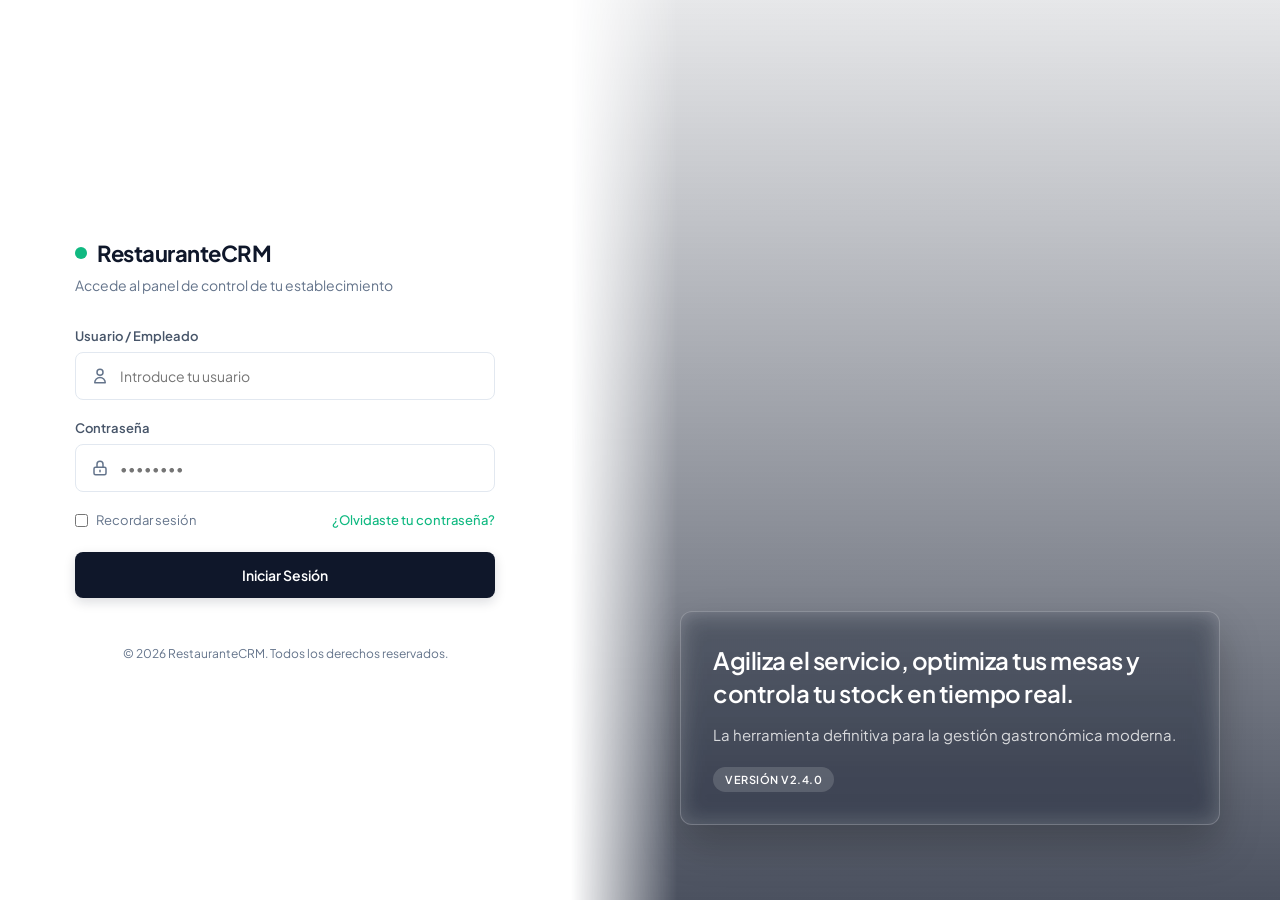
<file: Frontend/index.html>
<!DOCTYPE html>
<html lang="es">

<head>
    <meta charset="UTF-8">
    <meta name="viewport" content="width=device-width, initial-scale=1.0">
    <title>RestauranteCRM - Iniciar Sesión</title>
    <link rel="preconnect" href="https://fonts.googleapis.com">
    <link rel="preconnect" href="https://fonts.gstatic.com" crossorigin>
    <link href="https://fonts.googleapis.com/css2?family=Plus+Jakarta+Sans:wght@400;500;600;700&display=swap" rel="stylesheet">
    <link rel="stylesheet" href="css/login.css">
</head>

<body>
    <div class="login-container">
        <div class="login-form-side">
            <div class="login-box">
                <div class="login-header">
                    <div class="brand-logo">
                        <span class="logo-dot"></span>
                        <h2>RestauranteCRM</h2>
                    </div>
                    <p>Accede al panel de control de tu establecimiento</p>
                </div>

                <form id="form-login">
                    <div class="input-group">
                        <label for="username">Usuario / Empleado</label>
                        <div class="input-wrapper">
                            <input type="text" id="username" placeholder="Introduce tu usuario" required autocomplete="username">
                            <span class="input-icon icon-user"></span>
                        </div>
                    </div>

                    <div class="input-group">
                        <label for="password">Contraseña</label>
                        <div class="input-wrapper">
                            <input type="password" id="password" placeholder="••••••••" required autocomplete="current-password">
                            <span class="input-icon icon-lock"></span>
                        </div>
                    </div>

                    <div class="form-actions">
                        <label class="remember-me">
                            <input type="checkbox" id="remember">
                            <span>Recordar sesión</span>
                        </label>
                        <a href="#" class="forgot-password">¿Olvidaste tu contraseña?</a>
                    </div>

                    <button type="submit" class="btn-login">Iniciar Sesión</button>
                </form>

                <div id="error-message" class="error-msg" style="display: none;">
                    <span class="error-icon">!</span>
                    Credenciales incorrectas. Inténtalo de nuevo.
                </div>
                
                <footer class="login-footer">
                    <p>&copy; 2026 RestauranteCRM. Todos los derechos reservados.</p>
                </footer>
            </div>
        </div>

        <div class="login-image-side">
            <div class="image-overlay"></div>
            <div class="glass-card">
                <h3>Agiliza el servicio, optimiza tus mesas y controla tu stock en tiempo real.</h3>
                <p>La herramienta definitiva para la gestión gastronómica moderna.</p>
                <div class="glass-badge">Versión v2.4.0</div>
            </div>
        </div>
</div>

    <script src="js/config.js"></script>
    <script src="js/modules/login.js"></script>
</body>

</html>
</file>
<file: Frontend/css/login.css>
/* ==========================================================================
    VARIABLES DE DISEÑO Y CONFIGURACIÓN GENERAL
   ========================================================================== */
:root {
    --bg-primary: #ffffff;
    --bg-secondary: #f8fafc;
    --text-main: #0f172a;
    --text-muted: #64748b;
    --accent-color: #10b981;
    /* Verde esmeralda gastronómico/SaaS */
    --accent-hover: #059669;
    --input-bg: #ffffff;
    --input-border: #e2e8f0;
    --input-focus: #10b981;
    --radius-lg: 12px;
    --radius-md: 8px;
    --transition-smooth: all 0.3s cubic-bezier(0.4, 0, 0.2, 1);
    --shadow-premium: 0 10px 25px -5px rgba(0, 0, 0, 0.05), 0 8px 10px -6px rgba(0, 0, 0, 0.05);
}

* {
    box-sizing: border-box;
    margin: 0;
    padding: 0;
}

body {
    font-family: 'Plus Jakarta Sans', sans-serif;
    background-color: var(--bg-secondary);
    color: var(--text-main);
    min-height: 100vh;
    display: flex;
    align-items: center;
    justify-content: center;
    overflow-x: hidden;
}

/* ==========================================================================
    ESTRUCTURA DE DOBLE PANEL (RESPONSIVE)
   ========================================================================== */

.login-container {
    display: flex;
    width: 100vw;
    height: 100vh;
    background-color: var(--bg-primary);
}

/* Panel Izquierdo: Formulario */
.login-form-side {
    flex: 1;
    display: flex;
    flex-direction: column;
    justify-content: center;
    align-items: center;
    padding: 40px;
    background-color: var(--bg-primary);
    z-index: 2;
}

/* Panel Derecho: Imagen Gastronómica */
.login-image-side {
    flex: 1.2;
    position: relative;
    background-image: url('https://images.unsplash.com/photo-1555396273-367ea4eb4db5?q=80&w=1200&auto=format&fit=crop');
    /* Imagen premium de cocina en alta calidad */
    background-size: cover;
    background-position: center;
    display: flex;
    align-items: flex-end;
    padding: 60px;
    overflow: hidden;

    /* MÁSCARA DE TRANSPARENCIA PROGRESIVA (Borra la línea de separación) */
    mask-image: linear-gradient(to right, rgba(0, 0, 0, 0) 0%, rgba(0, 0, 0, 1) 15%);
    -webkit-mask-image: linear-gradient(to right, rgba(0, 0, 0, 0) 0%, rgba(0, 0, 0, 1) 15%);
}

/* Capa oscura superior sobre la imagen para ganar contraste */
.image-overlay {
    position: absolute;
    top: 0;
    left: 0;
    width: 100%;
    height: 100%;
    background: linear-gradient(180deg, rgba(15, 23, 42, 0.1) 0%, rgba(15, 23, 42, 0.75) 100%);
    z-index: 1;
}

/* ==========================================================================
    COMPONENTES DEL FORMULARIO
   ========================================================================== */
.login-box {
    width: 100%;
    max-width: 420px;
    display: flex;
    flex-direction: column;
    gap: 32px;
}

/* Encabezado */
.brand-logo {
    display: flex;
    align-items: center;
    gap: 10px;
    margin-bottom: 8px;
}

.logo-dot {
    width: 12px;
    height: 12px;
    background-color: var(--accent-color);
    border-radius: 50%;
    display: inline-block;
}

.brand-logo h2 {
    font-size: 22px;
    font-weight: 700;
    letter-spacing: -0.5px;
}

.login-header p {
    color: var(--text-muted);
    font-size: 14px;
    line-height: 1.5;
}

/* inputs e Iconos */
.input-group {
    display: flex;
    flex-direction: column;
    gap: 8px;
    margin-bottom: 20px;
}

.input-group label {
    font-size: 13px;
    font-weight: 600;
    color: #475569;
}

.input-wrapper {
    position: relative;
    display: flex;
    align-items: center;
}

.input-wrapper input {
    width: 100%;
    padding: 14px 16px 14px 44px;
    /* Espacio izquierdo reservado para el icono */
    font-family: inherit;
    font-size: 14px;
    color: var(--text-main);
    background-color: var(--input-bg);
    border: 1px solid var(--input-border);
    border-radius: var(--radius-md);
    outline: none;
    transition: var(--transition-smooth);
}

/* Animación focus elegante */
.input-wrapper input:focus {
    border-color: var(--input-focus);
    box-shadow: 0 0 0 4px rgba(16, 185, 129, 0.12);
}

/* Iconos integrados mediante SVG en Background enmascarado */
.input-icon {
    position: absolute;
    left: 16px;
    width: 18px;
    height: 18px;
    background-color: var(--text-muted);
    transition: var(--transition-smooth);
}

.input-wrapper input:focus+.input-icon {
    background-color: var(--accent-color);
}

.icon-user {
    mask: url("data:image/svg+xml,%3Csvg xmlns='http://www.w3.org/2000/svg' fill='none' viewBox='0 0 24 24' stroke='currentColor'%3E%3Cpath stroke-linecap='round' stroke-linejoin='round' stroke-width='2' d='M16 7a4 4 0 11-8 0 4 4 0 018 0zM12 14a7 7 0 00-7 7h14a7 7 0 00-7-7z'/%3E%3C/svg%3E") center/contain no-repeat;
    -webkit-mask: url("data:image/svg+xml,%3Csvg xmlns='http://www.w3.org/2000/svg' fill='none' viewBox='0 0 24 24' stroke='currentColor'%3E%3Cpath stroke-linecap='round' stroke-linejoin='round' stroke-width='2' d='M16 7a4 4 0 11-8 0 4 4 0 018 0zM12 14a7 7 0 00-7 7h14a7 7 0 00-7-7z'/%3E%3C/svg%3E") center/contain no-repeat;
}

.icon-lock {
    mask: url("data:image/svg+xml,%3Csvg xmlns='http://www.w3.org/2000/svg' fill='none' viewBox='0 0 24 24' stroke='currentColor'%3E%3Cpath stroke-linecap='round' stroke-linejoin='round' stroke-width='2' d='M12 15v2m-6 4h12a2 2 0 002-2v-6a2 2 0 00-2-2H6a2 2 0 00-2 2v6a2 2 0 002 2zm10-10V7a4 4 0 00-8 0v4h8z'/%3E%3C/svg%3E") center/contain no-repeat;
    -webkit-mask: url("data:image/svg+xml,%3Csvg xmlns='http://www.w3.org/2000/svg' fill='none' viewBox='0 0 24 24' stroke='currentColor'%3E%3Cpath stroke-linecap='round' stroke-linejoin='round' stroke-width='2' d='M12 15v2m-6 4h12a2 2 0 002-2v-6a2 2 0 00-2-2H6a2 2 0 00-2 2v6a2 2 0 002 2zm10-10V7a4 4 0 00-8 0v4h8z'/%3E%3C/svg%3E") center/contain no-repeat;
}

/* Acciones extras (Recordar/Olvidar) */
.form-actions {
    display: flex;
    justify-content: space-between;
    align-items: center;
    font-size: 13px;
    margin-bottom: 24px;
}

.remember-me {
    display: flex;
    align-items: center;
    gap: 8px;
    cursor: pointer;
    color: var(--text-muted);
}

.remember-me input [type="checkbox"] {
    accent-color: var(--accent-color);
}

.forgot-password {
    color: var(--accent-color);
    text-decoration: none;
    font-weight: 500;
    transition: var(--transition-smooth);
}

.forgot-password:hover {
    color: var(--accent-hover);
    text-decoration: underline;
}

/* Botón de envío Premium */
.btn-login {
    width: 100%;
    padding: 14px;
    background-color: var(--text-main);
    /* Botón oscuro elegante */
    color: #ffffff;
    border: none;
    border-radius: var(--radius-md);
    font-family: inherit;
    font-size: 14px;
    font-weight: 600;
    cursor: pointer;
    transition: var(--transition-smooth);
    box-shadow: 0 4px 12px rgba(15, 23, 42, 0.15);
}

.btn-login:hover {
    background-color: #1e293b;
    transform: translateY(-1px);
    box-shadow: 0 6px 20px rgba(15, 23, 42, 0.2);
}

.btn-login:active {
    transform: translateY(0);
}

/* Mensaje de Error Maquetado profesionalmente */
.error-msg {
    display: flex;
    align-items: center;
    gap: 10px;
    background-color: #fef2f2;
    border: 1px solid #fca5a5;
    padding: 12px 16px;
    border-radius: var(--radius-md);
    color: #991b1b;
    font-size: 13px;
    font-weight: 500;
    animation: shake 0.4s ease-in-out;
}

.error-icon {
    background-color: #ef4444;
    color: white;
    width: 18px;
    height: 18px;
    border-radius: 50%;
    display: inline-flex;
    align-items: center;
    justify-content: center;
    font-size: 11px;
    font-weight: bold;
}

/* Copy del pie de página */
.login-footer {
    margin-top: 16px;
    text-align: center;
}

.login-footer p {
    font-size: 12px;
    color: var(--text-muted);
}

/* ==========================================================================
    DISEÑO TARJETA GLASSMORPHISM (PANEL DERECHO)
   ========================================================================== */

.glass-card {
    position: relative;
    z-index: 3;
    background: rgba(255, 255, 255, 0.1);
    backdrop-filter: blur(12px);
    -webkit-backdrop-filter: blur(12px);
    border: 1px solid rgba(255, 255, 255, 0.2);
    border-radius: var(--radius-lg);
    padding: 32px;
    color: #ffffff;
    max-width: 540px;
    box-shadow: 0 20px 40px rgba(0, 0, 0, 0.25);

    margin-left: auto;
    margin-bottom: 15px;
}

.glass-card h3 {
    font-size: 24px;
    font-weight: 600;
    line-height: 1.4;
    margin-bottom: 12px;
    letter-spacing: -0.5px;
}

.glass-card p {
    color: rgba(255, 255, 255, 0.8);
    font-size: 15px;
    line-height: 1.6;
    margin-bottom: 20px;
}

.glass-badge {
    display: inline-block;
    background: rgba(255, 255, 255, 0.15);
    padding: 6px 12px;
    border-radius: 20px;
    font-size: 11px;
    font-weight: 600;
    letter-spacing: 0.5px;
    text-transform: uppercase;
}

/* ==========================================================================
    ANIMACIONES Y RESPONSIVE
   ========================================================================== */

@keyframes shake {

    0%,
    100% {
        transform: translateX(0);
    }

    25% {
        transform: translateX(-4px);
    }

    75% {
        transform: translateX(4px);
    }
}

/* Responsive para Tablets */
@media (max-width: 1024px) {
    .glass-card h3 {
        font-size: 20px;
    }

    .login-image-side {
        padding: 40px;
        flex: 1;
    }
}

/* Responsive Completo para Móviles */
@media (max-width: 768px) {
    .login-image-side {
        display: none;
        /* Oculta completamente el panel visual en móviles */
    }

    .login-form-side {
        padding: 24px;
    }

    .login-box {
        max-width: 100%;
    }
}
</file>
<file: Frontend/css/dashboard.css>
:root {
    --side-bg: #0f172a;
    --main-bg: #f8fafc;
    --card-bg: #ffffff;
    --accent: #10b981;
    --accent-light: rgba(16, 185, 129, 0.1);
    --text-dark: #1e293b;
    --text-muted: #64748b;
    --border: #e2e8f0;
    --shadow: 0 4px 6px -1px rgba(0, 0, 0, 0.05), 0 2px 4px -2px rgba(0, 0, 0, 0.05);
    --radius: 12px;
}

* {
    margin: 0;
    padding: 0;
    box-sizing: border-box;
}

body {
    font-family: 'Plus Jakarta Sans', sans-serif;
    background-color: var(--main-bg);
    color: var(--text-dark);
}

.app-container {
    display: flex;
    min-height: 100vh;
}

.sidebar {
    width: 260px;
    height: 100vh;
    background-color: var(--side-bg);
    color: #ffffff;
    display: flex;
    flex-direction: column;
    position: sticky;
    top: 0;
    left: 0;
    z-index: 101;
    border-right: 1px solid rgba(255, 255, 255, 0.05);
}

.sidebar-header {
    height: 70px;
    display: flex;
    align-items: center;
    gap: 12px;
    padding: 0 24px;
    border-bottom: 1px solid rgba(255, 255, 255, 0.05);
}

.logo-circle {
    width: 10px;
    height: 10px;
    background-color: var(--accent);
    border-radius: 50%;
}

.sidebar-header h2 {
    font-size: 16px;
    font-weight: 700;
    color: #ffffff;
    letter-spacing: -0.5px;
}

.sidebar-nav {
    flex: 1;
    padding: 24px 16px;
    display: flex;
    flex-direction: column;
    gap: 4px;
    overflow-y: auto;
}

.nav-label {
    font-size: 11px;
    font-weight: 700;
    text-transform: uppercase;
    color: #475569;
    letter-spacing: 0.5px;
    padding: 12px 12px 6px 12px;
}

.nav-item {
    display: flex;
    align-items: center;
    gap: 12px;
    padding: 12px;
    color: #94a3b8;
    text-decoration: none;
    font-size: 14px;
    font-weight: 500;
    border-radius: 8px;
    transition: all 0.2s ease;
    cursor: pointer;
}

.nav-item:hover {
    background-color: rgba(255, 255, 255, 0.04);
    color: #ffffff;
}

.nav-item.active {
    background-color: var(--accent-light);
    color: var(--accent);
    font-weight: 600;
}

.nav-icon {
    width: 18px;
    height: 18px;
    background-color: #64748b;
    transition: all 0.2s ease;
}

.nav-item:hover .nav-icon {
    background-color: #ffffff;
}

.nav-item.active .nav-icon {
    background-color: var(--accent);
}

.icon-dash {
    mask: url("data:image/svg+xml,%3Csvg xmlns='http://www.w3.org/2000/svg' fill='none' viewBox='0 0 24 24' stroke='currentColor'%3E%3Cpath stroke-linecap='round' stroke-linejoin='round' stroke-width='2' d='M4 6a2 2 0 012-2h2a2 2 0 012 2v4a2 2 0 01-2 2H6a2 2 0 01-2-2V6zm10 0a2 2 0 012-2h2a2 2 0 012 2v4a2 2 0 01-2 2h-2a2 2 0 01-2-2V6zM4 16a2 2 0 012-2h2a2 2 0 012 2v4a2 2 0 01-2 2H6a2 2 0 01-2-2v-4zm10 0a2 2 0 012-2h2a2 2 0 012 2v4a2 2 0 01-2 2h-2a2 2 0 01-2-2v-4z'/%3E%3C/svg%3E") center/contain no-repeat;
    -webkit-mask: url("data:image/svg+xml,%3Csvg xmlns='http://www.w3.org/2000/svg' fill='none' viewBox='0 0 24 24' stroke='currentColor'%3E%3Cpath stroke-linecap='round' stroke-linejoin='round' stroke-width='2' d='M4 6a2 2 0 012-2h2a2 2 0 012 2v4a2 2 0 01-2 2H6a2 2 0 01-2-2V6zm10 0a2 2 0 012-2h2a2 2 0 012 2v4a2 2 0 01-2 2h-2a2 2 0 01-2-2V6zM4 16a2 2 0 012-2h2a2 2 0 012 2v4a2 2 0 01-2 2H6a2 2 0 01-2-2v-4zm10 0a2 2 0 012-2h2a2 2 0 012 2v4a2 2 0 01-2 2h-2a2 2 0 01-2-2v-4z'/%3E%3C/svg%3E") center/contain no-repeat;
}

.icon-prod {
    mask: url("data:image/svg+xml,%3Csvg xmlns='http://www.w3.org/2000/svg' fill='none' viewBox='0 0 24 24' stroke='currentColor'%3E%3Cpath stroke-linecap='round' stroke-linejoin='round' stroke-width='2' d='M12 6.253v13m0-13C10.832 5.477 9.246 5 7.5 5S4.168 5.477 3 6.253v13C4.168 18.477 5.754 18 7.5 18s3.332.477 4.5 1.253m0-13C13.168 5.477 14.754 5 16.5 5c1.747 0 3.332.477 4.5 1.253v13C19.832 18.477 18.247 18 16.5 18c-1.746 0-3.332.477-4.5 1.253'/%3E%3C/svg%3E") center/contain no-repeat;
    -webkit-mask: url("data:image/svg+xml,%3Csvg xmlns='http://www.w3.org/2000/svg' fill='none' viewBox='0 0 24 24' stroke='currentColor'%3E%3Cpath stroke-linecap='round' stroke-linejoin='round' stroke-width='2' d='M12 6.253v13m0-13C10.832 5.477 9.246 5 7.5 5S4.168 5.477 3 6.253v13C4.168 18.477 5.754 18 7.5 18s3.332.477 4.5 1.253m0-13C13.168 5.477 14.754 5 16.5 5c1.747 0 3.332.477 4.5 1.253v13C19.832 18.477 18.247 18 16.5 18c-1.746 0-3.332.477-4.5 1.253'/%3E%3C/svg%3E") center/contain no-repeat;
}

.icon-res {
    mask: url("data:image/svg+xml,%3Csvg xmlns='http://www.w3.org/2000/svg' fill='none' viewBox='0 0 24 24' stroke='currentColor'%3E%3Cpath stroke-linecap='round' stroke-linejoin='round' stroke-width='2' d='M8 7V3m8 4V3m-9 8h10M5 21h14a2 2 0 002-2V7a2 2 0 00-2-2H5a2 2 0 00-2 2v12a2 2 0 002 2z'/%3E%3C/svg%3E") center/contain no-repeat;
    -webkit-mask: url("data:image/svg+xml,%3Csvg xmlns='http://www.w3.org/2000/svg' fill='none' viewBox='0 0 24 24' stroke='currentColor'%3E%3Cpath stroke-linecap='round' stroke-linejoin='round' stroke-width='2' d='M8 7V3m8 4V3m-9 8h10M5 21h14a2 2 0 002-2V7a2 2 0 00-2-2H5a2 2 0 00-2 2v12a2 2 0 002 2z'/%3E%3C/svg%3E") center/contain no-repeat;
}

.icon-mes {
    mask: url("data:image/svg+xml,%3Csvg xmlns='http://www.w3.org/2000/svg' fill='none' viewBox='0 0 24 24' stroke='currentColor'%3E%3Cpath stroke-linecap='round' stroke-linejoin='round' stroke-width='2' d='M4 7v10c0 2.21 3.582 4 8 4s8-1.79 8-4V7M4 7c0 2.21 3.582 4 8 4s8-1.79 8-4M4 7c0-2.21 3.582-4 8-4s8 1.79 8 4m0 5c0 2.21-3.582 4-8 4s-8-1.79-8-4'/%3E%3C/svg%3E") center/contain no-repeat;
    -webkit-mask: url("data:image/svg+xml,%3Csvg xmlns='http://www.w3.org/2000/svg' fill='none' viewBox='0 0 24 24' stroke='currentColor'%3E%3Cpath stroke-linecap='round' stroke-linejoin='round' stroke-width='2' d='M4 7v10c0 2.21 3.582 4 8 4s8-1.79 8-4V7M4 7c0 2.21 3.582 4 8 4s8-1.79 8-4M4 7c0-2.21 3.582-4 8-4s8 1.79 8 4m0 5c0 2.21-3.582 4-8 4s-8-1.79-8-4'/%3E%3C/svg%3E") center/contain no-repeat;
}

.icon-rep {
    mask: url("data:image/svg+xml,%3Csvg xmlns='http://www.w3.org/2000/svg' fill='none' viewBox='0 0 24 24' stroke='currentColor'%3E%3Cpath stroke-linecap='round' stroke-linejoin='round' stroke-width='2' d='M9 19v-6a2 2 0 00-2-2H5a2 2 0 00-2 2v6a2 2 0 002 2h2a2 2 0 002-2zm0 0V9a2 2 0 002-2h2a2 2 0 002 2v10m-6 0a2 2 0 002 2h2a2 2 0 002-2m0 0V5a2 2 0 002-2h2a2 2 0 002 2v14a2 2 0 002 2h2a2 2 0 002-2z'/%3E%3C/svg%3E") center/contain no-repeat;
    -webkit-mask: url("data:image/svg+xml,%3Csvg xmlns='http://www.w3.org/2000/svg' fill='none' viewBox='0 0 24 24' stroke='currentColor'%3E%3Cpath stroke-linecap='round' stroke-linejoin='round' stroke-width='2' d='M9 19v-6a2 2 0 00-2-2H5a2 2 0 00-2 2v6a2 2 0 002 2h2a2 2 0 002-2zm0 0V9a2 2 0 002-2h2a2 2 0 002 2v10m-6 0a2 2 0 002 2h2a2 2 0 002-2m0 0V5a2 2 0 002-2h2a2 2 0 002 2v14a2 2 0 002 2h2a2 2 0 002-2z'/%3E%3C/svg%3E") center/contain no-repeat;
}

.icon-cfg {
    mask: url("data:image/svg+xml,%3Csvg xmlns='http://www.w3.org/2000/svg' fill='none' viewBox='0 0 24 24' stroke='currentColor'%3E%3Cpath stroke-linecap='round' stroke-linejoin='round' stroke-width='2' d='M10.325 4.317c.426-1.756 2.924-1.756 3.35 0a1.724 1.724 0 002.573 1.066c1.543-.94 3.31.826 2.37 2.37a1.724 1.724 0 001.065 2.572c1.756.426 1.756 2.924 0 3.35a1.724 1.724 0 00-1.066 2.573c.94 1.543-.826 3.31-2.37 2.37a1.724 1.724 0 00-2.572 1.065c-.426 1.756-2.924 1.756-3.35 0a1.724 1.724 0 00-2.573-1.066c-1.543.94-3.31-.826-2.37-2.37a1.724 1.724 0 00-1.065-2.572c-1.756-.426-1.756-2.924 0-3.35a1.724 1.724 0 001.066-2.573c-.94-1.543.826-3.31 2.37-2.37.996.608 2.296.07 2.572-1.065z'/%3E%3Cpath stroke-linecap='round' stroke-linejoin='round' stroke-width='2' d='M15 12a3 3 0 11-6 0 3 3 0 016 0z'/%3E%3C/svg%3E") center/contain no-repeat;
    -webkit-mask: url("data:image/svg+xml,%3Csvg xmlns='http://www.w3.org/2000/svg' fill='none' viewBox='0 0 24 24' stroke='currentColor'%3E%3Cpath stroke-linecap='round' stroke-linejoin='round' stroke-width='2' d='M10.325 4.317c.426-1.756 2.924-1.756 3.35 0a1.724 1.724 0 002.573 1.066c1.543-.94 3.31.826 2.37 2.37a1.724 1.724 0 001.065 2.572c1.756.426 1.756 2.924 0 3.35a1.724 1.724 0 00-1.066 2.573c.94 1.543-.826 3.31-2.37 2.37a1.724 1.724 0 00-2.572 1.065c-.426 1.756-2.924 1.756-3.35 0a1.724 1.724 0 00-2.573-1.066c-1.543.94-3.31-.826-2.37-2.37a1.724 1.724 0 00-1.065-2.572c-1.756-.426-1.756-2.924 0-3.35a1.724 1.724 0 001.066-2.573c-.94-1.543.826-3.31 2.37-2.37.996.608 2.296.07 2.572-1.065z'/%3E%3Cpath stroke-linecap='round' stroke-linejoin='round' stroke-width='2' d='M15 12a3 3 0 11-6 0 3 3 0 016 0z'/%3E%3C/svg%3E") center/contain no-repeat;
}

.icon-exit {
    mask: url("data:image/svg+xml,%3Csvg xmlns='http://www.w3.org/2000/svg' fill='none' viewBox='0 0 24 24' stroke='currentColor'%3E%3Cpath stroke-linecap='round' stroke-linejoin='round' stroke-width='2' d='M17 16l4-4m0 0l-4-4m4 4H7m6 4v1a3 3 0 01-3 3H6a3 3 0 01-3-3V7a3 3 0 013-3h4a3 3 0 013 3v1'/%3E%3C/svg%3E") center/contain no-repeat;
    -webkit-mask: url("data:image/svg+xml,%3Csvg xmlns='http://www.w3.org/2000/svg' fill='none' viewBox='0 0 24 24' stroke='currentColor'%3E%3Cpath stroke-linecap='round' stroke-linejoin='round' stroke-width='2' d='M17 16l4-4m0 0l-4-4m4 4H7m6 4v1a3 3 0 01-3 3H6a3 3 0 01-3-3V7a3 3 0 013-3h4a3 3 0 013 3v1'/%3E%3C/svg%3E") center/contain no-repeat;
}

.sidebar-footer {
    padding: 16px;
    border-top: 1px solid rgba(255, 255, 255, 0.05);
}

.btn-logout {
    width: 100%;
    background: transparent;
    border: none;
    display: flex;
    align-items: center;
    gap: 12px;
    padding: 12px;
    color: #ef4444;
    font-family: inherit;
    font-size: 14px;
    font-weight: 500;
    border-radius: 8px;
    cursor: pointer;
    transition: all 0.2s ease;
}

.btn-logout:hover {
    background-color: rgba(239, 68, 68, 0.1);
}

.btn-logout .icon-exit {
    background-color: #ef4444;
}

.main-content {
    flex: 1;
    display: flex;
    flex-direction: column;
    overflow-x: hidden;
}

.top-bar {
    height: 70px;
    background: white;
    border-bottom: 1px solid var(--border);
    display: flex;
    align-items: center;
    justify-content: space-between;
    padding: 0 32px;
    position: sticky;
    top: 0;
    z-index: 100;
}

.top-bar-left {
    display: flex;
    align-items: center;
    gap: 32px;
}

.top-bar-left h2 {
    font-size: 18px;
    font-weight: 700;
    color: var(--text-dark);
}

.search-box {
    background: var(--main-bg);
    border-radius: 8px;
    padding: 8px 16px;
    display: flex;
    align-items: center;
    width: 300px;
}

.search-box input {
    border: none;
    background: transparent;
    outline: none;
    font-family: inherit;
    font-size: 14px;
    width: 100%;
}

.top-bar-right {
    display: flex;
    align-items: center;
    gap: 24px;
}

.user-profile {
    display: flex;
    align-items: center;
    gap: 12px;
}

.user-info {
    text-align: right;
}

.user-name {
    display: block;
    font-size: 14px;
    font-weight: 600;
}

.user-info span:last-child {
    font-size: 12px;
    color: var(--text-muted);
}

.user-avatar {
    width: 40px;
    height: 40px;
    background: var(--accent);
    color: white;
    border-radius: 50%;
    display: flex;
    align-items: center;
    justify-content: center;
    font-weight: 700;
    font-size: 14px;
}

.dashboard-body {
    padding: 32px;
}

.welcome-header {
    display: flex;
    flex-direction: column;
    align-items: flex-start;
    border-bottom: 1px solid #f1f5f9;
    padding-bottom: 20px;
    margin-bottom: 24px;
    gap: 14px;
}

.welcome-title-block {
    text-align: left;
}

.welcome-header h1 {
    font-size: 24px;
    font-weight: 700;
}

.welcome-header p {
    color: var(--text-muted);
    margin-top: 4px;
}

/* Mi contenedor estilizado para los datos de contacto */
.info-adicional {
    display: flex;
    gap: 20px;
    background-color: #f8fafc;
    /* Gris ultra-suave que hace resaltar el texto */
    padding: 10px 16px;
    border-radius: 8px;
    border: 1px solid #e2e8f0;
    align-items: center;
    width: fit-content;
    /*Estilo para separar la seccion de info adicional de las tarjetas kips*/
    margin-bottom: 16px;
}

.info-adicional span {
    font-size: 13px;
    font-weight: 500;
    color: #475569;
    /* Gris oscuro elegante de alta legibilidad */
    display: flex;
    align-items: center;
    gap: 6px;
}

.kpi-grid {
    display: grid;
    grid-template-columns: repeat(auto-fit, minmax(240px, 1fr));
    gap: 24px;
    margin-bottom: 32px;
}

.kpi-card {
    background: white;
    padding: 24px;
    border-radius: var(--radius);
    box-shadow: var(--shadow);
    display: flex;
    align-items: center;
    gap: 20px;
    transition: transform 0.3s ease;
}

.kpi-card:hover {
    transform: translateY(-5px);
}

.kpi-icon {
    width: 48px;
    height: 48px;
    border-radius: 12px;
    background-color: var(--accent-light);
    display: flex;
    align-items: center;
    justify-content: center;
}

.kpi-icon::before {
    content: '';
    width: 24px;
    height: 24px;
    background-color: var(--accent);
    mask-size: contain;
    -webkit-mask-size: contain;
    mask-repeat: no-repeat;
    -webkit-mask-repeat: no-repeat;
}

.icon-sales::before {
    mask-image: url("data:image/svg+xml,%3Csvg xmlns='http://www.w3.org/2000/svg' fill='none' viewBox='0 0 24 24' stroke='currentColor'%3E%3Cpath stroke-linecap='round' stroke-linejoin='round' stroke-width='2' d='M12 8c-1.657 0-3 1.343-3 3s1.343 3 3 3 3 1.343 3 3-1.343 3-3 3m0-12c-1.657 0-3-1.343-3-3s1.343-3 3-3 3 1.343 3 3-1.343 3-3 3m0 0V6m0 12v2'/%3E%3C/svg%3E");
}

.icon-stock::before {
    mask-image: url("data:image/svg+xml,%3Csvg xmlns='http://www.w3.org/2000/svg' fill='none' viewBox='0 0 24 24' stroke='currentColor'%3E%3Cpath stroke-linecap='round' stroke-linejoin='round' stroke-width='2' d='M20 7l-8-4-8 4m16 0l-8 4m8-4v10l-8 4m0-10L4 7m8 4v10M4 7v10l8 4'/%3E%3C/svg%3E");
}

.icon-reservas::before {
    mask-image: url("data:image/svg+xml,%3Csvg xmlns='http://www.w3.org/2000/svg' fill='none' viewBox='0 0 24 24' stroke='currentColor'%3E%3Cpath stroke-linecap='round' stroke-linejoin='round' stroke-width='2' d='M8 7V3m8 4V3m-9 8h10M5 21h14a2 2 0 002-2V7a2 2 0 00-2-2H5a2 2 0 00-2 2v12a2 2 0 002 2z'/%3E%3C/svg%3E");
}

.icon-staff::before {
    mask-image: url("data:image/svg+xml,%3Csvg xmlns='http://www.w3.org/2000/svg' fill='none' viewBox='0 0 24 24' stroke='currentColor'%3E%3Cpath stroke-linecap='round' stroke-linejoin='round' stroke-width='2' d='M12 4.354a4 4 0 110 5.292M15 21H3v-1a6 6 0 0112 0v1zm0 0h6v-1a6 6 0 00-9-5.197M13 7a4 4 0 11-8 0 4 4 0 018 0z'/%3E%3C/svg%3E");
}

.kpi-data h3 {
    font-size: 13px;
    color: var(--text-muted);
    font-weight: 500;
    margin-bottom: 4px;
}

.kpi-data .value {
    font-size: 20px;
    font-weight: 700;
    color: var(--text-dark);
}

.trend {
    font-size: 12px;
    margin-top: 4px;
    display: block;
}

.trend.pos {
    color: var(--accent);
}

.trend.neg {
    color: #ef4444;
}

.charts-grid {
    display: grid;
    grid-template-columns: repeat(2, 1fr);
    gap: 24px;
}

.chart-container {
    background: white;
    padding: 24px;
    border-radius: var(--radius);
    box-shadow: var(--shadow);
    position: relative;
    height: 380px;
    width: 100%;
}

.chart-container.large {
    grid-column: span 2;
    height: 420px;
}

.chart-container canvas {
    width: 100% !important;
    height: calc(100% - 40px) !important;
}

.chart-header {
    display: flex;
    justify-content: space-between;
    align-items: center;
    margin-bottom: 24px;
}

.chart-header h3 {
    font-size: 16px;
    font-weight: 700;
}

.chart-header select#sales-period {
    border: 1px solid var(--border);
    padding: 4px 8px;
    border-radius: 6px;
    font-family: inherit;
    font-size: 12px;
}

@media (max-width: 1024px) {
    .charts-grid {
        grid-template-columns: 1fr;
    }

    .chart-container.large {
        grid-column: span 1;
    }
}

@media (max-width: 768px) {
    #sidebar-container {
        display: none;
    }

    .top-bar {
        padding: 0 16px;
    }

    .search-box {
        display: none;
    }
}

@media (max-width: 768px) {
    .welcome-header {
        flex-direction: column;
        align-items: flex-start;
    }

    .info-adicional {
        width: 100%;
        flex-direction: column;
        align-items: flex-start;
        gap: 10px;
    }
}
</file>
<file: Frontend/css/configuracion.css>
/* ==========================================================================
    MI ARQUITECTURA DE CONTENEDORES Y REJILLAS DE CONFIGURACIÓN
   ========================================================================== */
.config-layout-grid {
    display: grid;
    grid-template-columns: repeat(2, 1fr);
    gap: 24px;
    margin-bottom: 24px;
}

.config-card-box {
    height: auto !important;
    padding: 24px;
    background: #ffffff;
    border-radius: 12px;
    box-shadow: 0 4px 6px -1px rgba(0, 0, 0, 0.05);
    display: flex;
    flex-direction: column;
    gap: 20px;
}

.full-width-grid {
    grid-column: span 2;
}

/* Modificación para alinear cabeceras complejas con buscador */
.flex-header-reports {
    display: flex;
    justify-content: space-between;
    align-items: center;
    flex-wrap: wrap;
    gap: 16px;
}

.table-actions-group {
    display: flex;
    gap: 12px;
    align-items: center;
    flex-wrap: wrap;
}

.table-actions-group input {
    height: 42px;
    padding: 10px 14px;
    font-family: inherit;
    font-size: 13px;
    border: 1px solid #e2e8f0;
    border-radius: 8px;
    outline: none;
    color: #1e293b;
}

.table-actions-group input:focus {
    border-color: #10b981;
}

/* ==========================================================================
    ESTILADO DE FORMULARIOS 
   ========================================================================== */

.premium-form {
    display: flex;
    flex-direction: column;
    gap: 16px;
    text-align: left;
}

.premium-form .form-group {
    display: flex;
    flex-direction: column;
    gap: 6px;
}

.premium-form .form-grid-2col {
    display: grid;
    grid-template-columns: repeat(2, 1fr);
    gap: 16px;
}

.premium-form label {
    font-size: 12px;
    font-weight: 600;
    color: #475569;
}

.premium-form input,
.select-filter-full {
    width: 100%;
    padding: 10px 14px;
    font-family: 'Plus Jakarta Sans', sans-serif;
    font-size: 14px;
    color: #1e293b;
    background-color: #ffffff;
    border: 1px solid #e2e8f0;
    border-radius: 8px;
    outline: none;
    transition: all 0.2s ease;
    box-sizing: border-box;
}

.premium-form input:focus,
.select-filter-full:focus {
    border-color: #10b981;
    box-shadow: 0 0 0 4px rgba(16, 185, 129, 0.12);
}

/* Ocultar/Mostrar Contraseña */
.password-wrapper {
    position: relative;
    width: 100%;
}

.password-wrapper input {
    padding-right: 40px;
}

.btn-view-pass {
    position: absolute;
    right: 12px;
    top: 50%;
    transform: translateY(-50%);
    background: none;
    border: none;
    cursor: pointer;
    font-size: 16px;
    outline: none;
}

/* ==========================================================================
    MIS INPUTS DE SEGURIDAD Y BOTONES INTEGRADOS
   ========================================================================== */

.password-wrapper {
    position: relative;
    width: 100%;
}

.password-wrapper input {
    padding-right: 44px !important;
}

.btn-view-pass {
    position: absolute;
    right: 12px;
    top: 50%;
    transform: translateY(-50%);
    background: none;
    border: none;
    cursor: pointer;
    font-size: 16px;
    outline: none;
}

.select-filter-full {
    width: 100%;
    height: 44px;
    padding: 10px 14px;
    font-family: inherit;
    font-size: 14px;
    color: #1e293b;
    background-color: #ffffff;
    border: 1px solid #e2e8f0;
    border-radius: 8px;
    outline: none;
}

.select-filter-full:focus {
    border-color: #10b981;
}

/* Subsecciones de auditoría y seguridad */
.security-log-section {
    margin-top: 16px;
    border-top: 1px solid #f1f5f9;
    padding-top: 16px;
    display: flex;
    flex-direction: column;
    gap: 12px;
}

.sub-section-title {
    font-size: 13px;
    font-weight: 700;
    color: #475569;
    text-transform: uppercase;
    letter-spacing: 0.5px;
    text-align: left;
}

/* ==========================================================================
    MIS REGLAS DE BOTONES CORPORATIVOS
   ========================================================================== */
.btn-submit-config {
    width: 60%;
    align-self: center;
    padding: 12px 24px;
    background-color: #1e293b;
    color: #ffffff;
    border: none;
    border-radius: 8px;
    font-family: inherit;
    font-size: 14px;
    font-weight: 600;
    cursor: pointer;
    transition: all 0.2s ease;
    box-shadow: 0 4px 12px rgba(15, 23, 42, 0.1);
}

.btn-submit-config:hover {
    background-color: #334155;
    transform: translateY(-1px);
}

.btn-submit-config.security-btn {
    background-color: #334155;
}

.btn-submit-config.security-btn:hover {
    background-color: #475569;
}

.btn-close-sessions {
    align-self: center;
    /* Evita que ocupe todo el flexbox */
    width: auto;
    max-width: 100%;
    border: 1px dashed #ef4444;
    color: #ef4444;
    padding: 10px 20px;
    border-radius: 8px;
    font-family: inherit;
    font-size: 12px;
    font-weight: 600;
    cursor: pointer;
    transition: all 0.2s ease;
    background-color: rgba(239, 68, 68, 0.02);
    margin-top: 8px;
}

.btn-close-sessions:hover {
    background-color: rgba(239, 68, 68, 0.08);
}

/* Subsección del log de accesos */
.security-log-section {
    margin-top: 12px;
    border-top: 1px solid #f1f5f9;
    padding-top: 16px;
    display: flex;
    flex-direction: column;
    gap: 12px;
}

.sub-section-title {
    font-size: 12px;
    font-weight: 700;
    color: #475569;
    text-transform: uppercase;
    letter-spacing: 0.5px;
    text-align: left;
}

.btn-add-table {
    height: 42px;
    padding: 0 16px;
    background-color: #10b981;
    color: white;
    border: none;
    border-radius: 8px;
    font-family: inherit;
    font-size: 13px;
    font-weight: 600;
    cursor: pointer;
    transition: all 0.2s ease;
}

.btn-add-table:hover {
    background-color: #059669;
}

/* Badges dinámicos de las zonas asignadas */
.badge-zone {
    display: inline-block;
    padding: 4px 10px;
    border-radius: 6px;
    font-size: 11px;
    font-weight: 700;
    text-transform: uppercase;
    background-color: #f1f5f9;
    color: #475569;
    border: 1px solid #e2e8f0;
}

/* ==========================================================================
    ESTILOS GENERALES COMPARTIDOS PARA MIS TABLAS DE ANALÍTICA
   ========================================================================== */
.table-responsive-wrapper {
    overflow-x: auto;
    width: 100%;
    border-radius: 8px;
    border: 1px solid #e2e8f0;
    margin-top: 8px;
}

.architecture-table {
    width: 100%;
    border-collapse: collapse;
    font-size: 14px;
    background-color: #ffffff;
}

.architecture-table th {
    background-color: #f8fafc;
    color: #64748b;
    font-weight: 600;
    padding: 12px 16px;
    border-bottom: 1px solid #e2e8f0;
    white-space: nowrap;
}

.architecture-table td {
    padding: 12px 16px;
    border-bottom: 1px solid #e2e8f0;
    color: #1e293b;
    vertical-align: middle;
    white-space: nowrap;
}

.architecture-table tr:hover td {
    background-color: #f8fafc;
}

.text-left-table th,
.text-left-table td {
    text-align: left;
}

/* Clase global para el buscador y el selector de Zonas del módulo */
.table-actions-group .select-filter,
.table-actions-group input {
    -webkit-appearance: none;
    -moz-appearance: none;
    appearance: none;
    height: 42px;
    padding: 10px 36px 10px 14px;
    font-family: inherit;
    font-size: 13px;
    font-weight: 500;
    color: #1e293b;
    background-color: #ffffff;
    border: 1px solid #e2e8f0;
    border-radius: 8px;
    outline: none;
    box-sizing: border-box;
}

select.select-filter {
    background-image: url("data:image/svg+xml,%3Csvg xmlns='http://www.w3.org/2000/svg' fill='none' viewBox='0 0 24 24' stroke='%2364748b'%3E%3Cpath stroke-linecap='round' stroke-linejoin='round' stroke-width='2.5' d='M19 9l-7 7-7-7'/%3E%3C/svg%3E");
    background-repeat: no-repeat;
    background-position: calc(100% - 12px) center;
    background-size: 12px;
    cursor: pointer;
}

.table-actions-group .select-filter:focus,
.table-actions-group input:focus {
    border-color: #10b981;
}

/* ==========================================================================
    ESTILO PARA MI VENTANA MODALE DE NUEVA MESA
   ========================================================================== */
/* El fondo oscuro translúcido que cubre todo el CRM */
.modal-overlay {
    position: fixed;
    top: 0;
    left: 0;
    width: 100%;
    height: 100%;
    background: rgba(15, 23, 42, 0.4);
    /* Gris oscuro translúcido */
    backdrop-filter: blur(4px);
    /* Desenfoque de fondo estilo cristal */
    display: flex;
    align-items: center;
    justify-content: center;
    z-index: 2000;
    /* Fuerza a que esté por encima de todo */
    opacity: 0;
    pointer-events: none;
    transition: opacity 0.3s ease;
}

/* Cuando el modal tiene la clase .open (se vuelve visible) */
.modal-overlay.open {
    opacity: 1;
    pointer-events: auto;
}

/* La caja blanca del contenedor del formulario interno */
.modal-box {
    background: #ffffff;
    width: 100%;
    max-width: 480px;
    /* Ancho máximo contenido elegante */
    padding: 32px;
    border-radius: 12px;
    /* Bordes redondeados SaaS */
    box-shadow: 0 20px 25px -5px rgba(0, 0, 0, 0.1), 0 10px 10px -5px rgba(0, 0, 0, 0.04);
    transform: scale(0.95);
    /* Efecto elástico inicial */
    transition: transform 0.3s ease;
    box-sizing: border-box;
}

/* Animación elástica cuando se despliega */
.modal-overlay.open .modal-box {
    transform: scale(1);
}

/* Cabecera interna del modal */
.modal-header {
    display: flex;
    justify-content: space-between;
    align-items: center;
    margin-bottom: 20px;
    border-bottom: 1px solid #f1f5f9;
    padding-bottom: 12px;
}

.modal-header h2 {
    font-size: 18px;
    font-weight: 700;
    color: #0f172a;
}

/* Botón de aspa para cerrar (X) */
.modal-close-btn {
    background: none;
    border: none;
    font-size: 22px;
    cursor: pointer;
    color: #94a3b8;
    transition: color 0.2s ease;
    outline: none;
}

.modal-close-btn:hover {
    color: #475569;
}

/* Botón de guardar cambios de mesa */
.btn-submit-booking {
    width: 100%;
    padding: 14px;
    background-color: #1e293b;
    /* Tu color gris oscuro corporativo */
    color: #ffffff;
    /* Texto blanco limpio */
    border: none;
    border-radius: 8px;
    /* Bordes redondeados SaaS */
    font-family: 'Plus Jakarta Sans', sans-serif;
    font-size: 14px;
    font-weight: 600;
    cursor: pointer;
    transition: all 0.2s ease;
    box-shadow: 0 4px 12px rgba(15, 23, 42, 0.15);
    margin-top: 16px;
    box-sizing: border-box;
}

/* Efecto hover interactivo al pasar el cursor */
.btn-submit-booking:hover {
    background-color: #334155;
    transform: translateY(-1px);
}

/* ==========================================================================
    MIS BOTONES DE ACCIÓN PARA LAS MESAS Y ZONAS (EDITAR Y ELIMINAR)
   ========================================================================== */
.row-actions {
    display: flex;
    gap: 8px;
    align-items: center;
}

/* Base unificada para los botones tipo píldora */
.action-btn-pill {
    padding: 6px 14px;
    font-family: 'Plus Jakarta Sans', sans-serif;
    font-size: 12px;
    font-weight: 600;
    border-radius: 6px;
    cursor: pointer;
    transition: all 0.2s ease;
    outline: none;
    display: inline-flex;
    align-items: center;
    justify-content: center;
}

/* Botón Editar: Estilo Gris Oscuro / Slate corporativo */
.action-btn-pill.btn-edit {
    background-color: #1e293b;
    color: #ffffff;
    border: 1px solid #1e293b;
}

.action-btn-pill.btn-edit:hover {
    background-color: #334155;
    border-color: #334155;
    transform: translateY(-1px);
}

/* Botón Eliminar: Estilo Coral / Naranja elegante suave para alertas */
.action-btn-pill.btn-delete {
    background-color: rgba(239, 68, 68, 0.08);
    /* Fondo sutil destructivo */
    color: #ef4444;
    /* Texto coral/rojo elegante */
    border: 1px solid rgba(239, 68, 68, 0.2);
}

.action-btn-pill.btn-delete:hover {
    background-color: #ef4444;
    color: #ffffff;
    border-color: #ef4444;
    transform: translateY(-1px);
    box-shadow: 0 4px 12px rgba(239, 68, 68, 0.2);
}

/* ==========================================================================
    MI DISEÑO REACTIVO ADAPTATIVO (MEDIA QUERIES)
   ========================================================================== */
@media (max-width: 1024px) {
    .config-layout-grid {
        grid-template-columns: 1fr;
    }

    .full-width-grid {
        grid-column: span 1;
    }
}
</file>
<file: Frontend/css/personal.css>
*,
*::before,
*::after {
    box-sizing: border-box;
}

::-webkit-scrollbar {
    width: 6px;
    height: 6px;
}

::-webkit-scrollbar-track {
    background: transparent;
}

::-webkit-scrollbar-thumb {
    background: #cbd5e1;
    border-radius: 4px;
}

::-webkit-scrollbar-thumb:hover {
    background: #94a3b8;
}

.user-role-badge {
    font-size: 11px;
    background-color: rgba(30, 41, 59, 0.08);
    color: #475569;
    padding: 2px 8px;
    border-radius: 12px;
    font-weight: 600;
    margin-right: 8px;
}

.main-content .dashboard-body .welcome-header.personal-header {
    display: flex;
    flex-direction: row;
    justify-content: space-between;
    align-items: center;
    width: 100%;
    margin-bottom: 24px;
    flex-wrap: wrap;
    gap: 16px;
    border-bottom: none;
    padding-bottom: 0;
}

/* Forzar que el subcontenedor de textos mantenga su bloque izquierdo */
.main-content .dashboard-body .welcome-header.personal-header>div {
    text-align: left;
    display: flex;
    flex-direction: column;
    align-items: flex-start;
}

.main-content .dashboard-body .welcome-header.personal-header h1 {
    text-align: left;
    font-size: 24px;
    font-weight: 700;
    color: #0f172a;
    margin: 0;
}

.main-content .dashboard-body .welcome-header.personal-header p {
    text-align: left;
    color: #64748b;
    font-size: 14px;
    margin-top: 4px;
}

.btn-add-employee {
    width: auto;
    padding: 12px 24px;
    background-color: #1e293b;
    color: #ffffff;
    border: none;
    border-radius: 8px;
    font-family: inherit;
    font-size: 14px;
    font-weight: 600;
    cursor: pointer;
    transition: all 0.3s ease;
    box-shadow: 0 4px 12px rgba(15, 23, 42, 0.15);
    display: inline-flex;
    align-items: center;
    justify-content: center;
}

.btn-add-employee:hover {
    background-color: #334155;
    transform: translateY(-1px);
    box-shadow: 0 6px 18px rgba(15, 23, 42, 0.2);
}

.personal-kpi-grid {
    margin-bottom: 24px;
}

.value-working {
    color: #3b82f6 !important;
}

.value-active {
    color: #10b981 !important;
}

.value-absent {
    color: #ef4444 !important;
}

.personal-container {
    height: auto;
    padding: 24px;
}

.personal-chart-header {
    margin-bottom: 20px;
    flex-wrap: wrap;
    gap: 16px;
}

.title-bold {
    font-weight: 700;
}

.filters-group {
    display: flex;
    gap: 12px;
    flex-wrap: wrap;
}

.select-filter {
    -webkit-appearance: none;
    -moz-appearance: none;
    appearance: none;

    padding: 10px 44px 10px 16px;
    display: inline-block;

    font-family: inherit;
    font-size: 13px;
    font-weight: 500;
    color: #1e293b;
    background-color: #ffffff;
    border: 1px solid #e2e8f0;
    border-radius: 8px;
    outline: none;
    cursor: pointer;
    transition: all 0.2s ease;
    box-shadow: 0 2px 4px rgba(0, 0, 0, 0.01);

    background-image: url("data:image/svg+xml,%3Csvg xmlns='http://www.w3.org/2000/svg' fill='none' viewBox='0 0 24 24' stroke='%2364748b'%3E%3Cpath stroke-linecap='round' stroke-linejoin='round' stroke-width='2.5' d='M19 9l-7 7-7-7'/%3E%3C/svg%3E");
    background-repeat: no-repeat;
    background-position: calc(100% - 14px) center;
    background-size: 14px;
}

.select-filter:focus {
    border-color: #10b981;
    box-shadow: 0 0 0 4px rgba(16, 185, 129, 0.12);
}

.select-filter option {
    font-family: 'Plus Jakarta Sans', sans-serif;
    background-color: #ffffff;
    color: #1e293b;
    padding: 10px;
}

.table-responsive-wrapper {
    overflow-x: auto;
    width: 100%;
}

.architecture-table {
    width: 100%;
    border-collapse: collapse;
    text-align: left;
    font-size: 14px;
}

.architecture-table th {
    background-color: #f8fafc;
    color: #64748b;
    font-weight: 600;
    padding: 16px;
    border-bottom: 1px solid #e2e8f0;
}

.architecture-table td {
    padding: 16px;
    border-bottom: 1px solid #e2e8f0;
    color: #1e293b;
    vertical-align: middle;
}

.architecture-table tr:hover td {
    background-color: #f8fafc;
}

.profile-cell-wrapper {
    display: flex;
    align-items: center;
    gap: 12px;
}

.profile-cell-avatar {
    width: 40px;
    height: 40px;
    border-radius: 50%;
    object-fit: cover;
    background-color: #f1f5f9;
    border: 2px solid #e2e8f0;
}

.profile-cell-avatar.thumb-fallback {
    display: flex;
    align-items: center;
    justify-content: center;
    font-weight: 700;
    font-size: 14px;
    color: #475569;
    background-color: #e2e8f0;
}

.profile-cell-info {
    display: flex;
    flex-direction: column;
}

.profile-cell-name {
    font-weight: 600;
    color: #0f172a;
}

.profile-cell-sub {
    font-size: 12px;
    color: #64748b;
    margin-top: 2px;
}

.badge {
    display: inline-block;
    padding: 4px 12px;
    border-radius: 20px;
    font-size: 12px;
    font-weight: 600;
    text-align: center;
}

.badge.status-activo {
    background-color: rgba(16, 185, 129, 0.1);
    color: #10b981;
}

.badge.status-trabajando {
    background-color: rgba(59, 130, 246, 0.1);
    color: #3b82f6;
}

.badge.status-descanso {
    background-color: rgba(245, 158, 11, 0.1);
    color: #f59e0b;
}

.badge.status-baja {
    background-color: rgba(239, 68, 68, 0.1);
    color: #ef4444;
}

.row-actions {
    display: flex;
    gap: 6px;
}

.action-btn-pill {
    border: none;
    background: transparent;
    padding: 6px 12px;
    border-radius: 6px;
    cursor: pointer;
    font-weight: 600;
    font-size: 12px;
    transition: all 0.2s ease;
}

.action-btn-pill.btn-edit {
    background-color: #f1f5f9;
    color: #334155;
}

.action-btn-pill.btn-edit:hover {
    background-color: #e2e8f0;
}

.action-btn-pill.btn-delete {
    background-color: rgba(239, 68, 68, 0.05);
    color: #ef4444;
}

.action-btn-pill.btn-delete:hover {
    background-color: rgba(239, 68, 68, 0.15);
}

.action-btn-pill.btn-attendance {
    background-color: rgba(59, 130, 246, 0.05);
    color: #3b82f6;
}

.action-btn-pill.btn-attendance:hover {
    background-color: rgba(59, 130, 246, 0.15);
}

.modal-overlay {
    position: fixed;
    top: 0;
    left: 0;
    width: 100%;
    height: 100%;
    background: rgba(15, 23, 42, 0.4);
    backdrop-filter: blur(4px);
    display: flex;
    align-items: center;
    justify-content: center;
    z-index: 2000;
    opacity: 0;
    pointer-events: none;
    transition: opacity 0.3s ease;
}

.modal-overlay.open {
    opacity: 1;
    pointer-events: auto;
}

.personal-modal-box {
    background: #ffffff;
    width: 100%;
    max-width: 680px;
    padding: 32px;
    border-radius: 12px;
    box-shadow: 0 20px 25px -5px rgba(0, 0, 0, 0.1);
    transform: scale(0.9);
    transition: transform 0.3s ease;
}

.modal-overlay.open .personal-modal-box {
    transform: scale(1);
}

.modal-header {
    display: flex;
    justify-content: space-between;
    align-items: center;
    margin-bottom: 24px;
}

.modal-header h2 {
    font-size: 20px;
    font-weight: 700;
    color: #0f172a;
}

.modal-close-btn {
    background: none;
    border: none;
    font-size: 24px;
    cursor: pointer;
    color: #64748b;
}

.form-grid {
    display: grid;
    grid-template-columns: repeat(2, 1fr);
    gap: 16px;
    margin-bottom: 24px;
}

.form-grid .input-group {
    display: flex;
    flex-direction: column;
    gap: 6px;
    text-align: left;
}

.form-grid .input-group.full-width-field {
    grid-column: span 2;
}

.form-grid label {
    font-size: 12px;
    font-weight: 600;
    color: #475569;
}

.form-grid input,
.form-grid select {
    width: 100%;
    padding: 12px 14px;
    font-family: inherit;
    font-size: 14px;
    color: #1e293b;
    background-color: #ffffff;
    border: 1px solid #e2e8f0;
    border-radius: 6px;
    outline: none;
    transition: all 0.2s ease;
}

.form-grid input:focus,
.form-grid select:focus {
    border-color: #10b981;
    box-shadow: 0 0 0 4px rgba(16, 185, 129, 0.12);
}

.btn-submit-form {
    width: 100%;
    padding: 14px;
    background-color: #1e293b;
    color: #ffffff;
    border: none;
    border-radius: 6px;
    font-family: inherit;
    font-size: 14px;
    font-weight: 600;
    cursor: pointer;
    transition: all 0.2s ease;
    box-shadow: 0 4px 12px rgba(15, 23, 42, 0.15);
}

.btn-submit-form:hover {
    background-color: #334155;
    transform: translateY(-1px);
    box-shadow: 0 6px 18px rgba(15, 23, 42, 0.2);
}

@media (max-width: 640px) {
    .form-grid {
        grid-template-columns: 1fr;
    }

    .form-grid .input-group.full-width-field {
        grid-column: span 1;
    }

    .personal-header {
        flex-direction: column;
        align-items: flex-start;
    }

    .btn-add-employee {
        width: 100%;
    }
}
</file>
<file: Frontend/css/productos.css>
.main-content .dashboard-body .welcome-header.inventory-header {
    display: flex;
    flex-direction: row;
    /* Fila horizontal */
    justify-content: space-between;
    align-items: center;
    width: 100%;
    margin-bottom: 24px;
    flex-wrap: wrap;
    gap: 16px;
    border-bottom: none;
    padding-bottom: 0;
}

/* Forzar alineación interna del bloque de textos */
.main-content .dashboard-body .welcome-header.inventory-header>div {
    text-align: left;
    display: flex;
    flex-direction: column;
    align-items: flex-start;
}

.main-content .dashboard-body .welcome-header.inventory-header h1 {
    text-align: left;
    font-size: 24px;
    font-weight: 700;
    color: #0f172a;
    margin: 0;
}

.main-content .dashboard-body .welcome-header.inventory-header p {
    text-align: left;
    color: #64748b;
    font-size: 14px;
    margin-top: 4px;
}

.main-content .dashboard-body .welcome-header.inventory-header .btn-add-product {
    width: fit-content;
    padding: 12px 24px;
    white-space: nowrap;
}

.inventory-kpi-margin {
    margin-bottom: 24px;
}

.kpi-icon-warning {
    background-color: rgba(245, 158, 11, 0.1);
}

.badge-icon-warning {
    background-color: #f59e0b;
}

.text-warning-kpi {
    color: #f59e0b;
}

.kpi-icon-danger {
    background-color: rgba(239, 110, 110, 0.1);
}

.badge-icon-danger {
    background-color: #ef4444;
}

.text-danger-kpi {
    color: #ef4444;
}

.inventory-container {
    height: auto;
    padding: 24px;
}

.inventory-chart-header {
    margin-bottom: 16px;
    flex-wrap: wrap;
    gap: 12px;
}

.title-bold {
    font-weight: 700;
}

.table-responsive-wrapper {
    overflow-x: auto;
    width: 100%;
}

.input-modal-wrapper {
    padding-left: 0;
}

.input-modal-padding {
    padding-left: 16px;
}

.select-modal-custom {
    width: 100%;
    padding: 14px;
    border: 1px solid var(--border);
    border-radius: var(--radius-md);
    font-family: inherit;
    outline: none;
    background: white;
}

.inventory-table {
    width: 100%;
    border-collapse: collapse;
    text-align: left;
    font-size: 14px;
}

.inventory-table th {
    background-color: var(--main-bg);
    color: var(--text-muted);
    font-weight: 600;
    padding: 16px;
    border-bottom: 1px solid var(--border);
}

.inventory-table td {
    padding: 16px;
    border-bottom: 1px solid var(--border);
    color: var(--text-dark);
}

.inventory-table tr:hover td {
    background-color: #fafafa;
}

.badge {
    display: inline-block;
    padding: 4px 10px;
    border-radius: 20px;
    font-size: 12px;
    font-weight: 600;
}

.badge.success {
    background-color: rgba(16, 185, 129, 0.1);
    color: #10b981;
}

.badge.warning {
    background-color: rgba(245, 158, 11, 0.1);
    color: #f59e0b;
}

.badge.danger {
    background-color: rgba(239, 68, 68, 0.1);
    color: #ef4444;
}

.btn-login {
    background-color: var(--text-dark, #1e293b);
    color: #ffffff;
    border: none;
    border-radius: var(--radius-md, 8px);
    font-family: inherit;
    font-size: 14px;
    font-weight: 600;
    cursor: pointer;
    transition: all 0.3s ease;
    box-shadow: 0 4px 12px rgba(15, 23, 42, 0.15);
    display: inline-flex;
    align-items: center;
    justify-content: center;
}

.btn-login:hover {
    background-color: #334155;
    transform: translateY(-1px);
    box-shadow: 0 6px 20px rgba(15, 23, 42, 0.2);
}

#category-filter {
    -webkit-appearance: none;
    -moz-appearance: none;
    appearance: none;

    padding: 10px 36px 10px 16px;
    font-family: inherit;
    font-size: 14px;
    font-weight: 500;
    color: var(--text-dark, #1e293b);
    background-color: #ffffff;
    border: 1px solid var(--border, #e2e8f0);
    border-radius: var(--radius-md, 8px);
    outline: none;
    cursor: pointer;
    transition: all 0.2s ease;
    box-shadow: 0 2px 4px rgba(0, 0, 0, 0.02);

    background-image: url("data:image/svg+xml,%3Csvg xmlns='http://www.w3.org/2000/svg' fill='none' viewBox='0 0 24 24' stroke='%2364748b'%3E%3Cpath stroke-linecap='round' stroke-linejoin='round' stroke-width='2.5' d='M19 9l-7 7-7-7'/%3E%3C/svg%3E");
    background-repeat: no-repeat;
    background-position: right 12px center;
    background-size: 14px;
}

#category-filter:focus {
    border-color: var(--accent, #10b981);
    box-shadow: 0 0 0 4px rgba(16, 185, 129, 0.12);
}

.action-btn {
    border: none;
    background: transparent;
    padding: 6px 10px;
    border-radius: 6px;
    cursor: pointer;
    font-weight: 600;
    font-size: 13px;
    transition: var(--transition-smooth);
}

.action-btn.sell {
    background-color: #1e293b;
    color: white;
    margin-right: 4px;
}

.action-btn.sell:hover {
    background-color: #334155;
}

.action-btn.edit {
    background-color: var(--main-bg);
    color: var(--text-dark);
    margin-right: 4px;
}

.action-btn.edit:hover {
    background-color: var(--border);
}

.action-btn.delete {
    background-color: rgba(239, 68, 68, 0.05);
    color: #ef4444;
}

.action-btn.delete:hover {
    background-color: rgba(239, 68, 68, 0.15);
}

.modal-overlay {
    position: fixed;
    top: 0;
    left: 0;
    width: 100%;
    height: 100%;
    background: rgba(15, 23, 42, 0.4);
    backdrop-filter: blur(4px);
    display: flex;
    align-items: center;
    justify-content: center;
    z-index: 2000;
    opacity: 0;
    pointer-events: none;
    transition: opacity 0.3s ease;
}

.modal-overlay.open {
    opacity: 1;
    pointer-events: auto;
}

.modal-box {
    background: white;
    width: 100%;
    max-width: 460px;
    padding: 32px;
    border-radius: var(--radius);
    box-shadow: 0 20px 25px -5px rgba(0, 0, 0, 0.1);
    transform: scale(0.9);
    transition: transform 0.3s ease;
}

.modal-overlay.open .modal-box {
    transform: scale(1);
}

.modal-header {
    display: flex;
    justify-content: space-between;
    align-items: center;
    margin-bottom: 24px;
}

.modal-header h2 {
    font-size: 20px;
    font-weight: 700;
}

.modal-close-btn {
    background: none;
    border: none;
    font-size: 24px;
    cursor: pointer;
    color: var(--text-muted);
}

.modal-box .input-group {
    display: flex;
    flex-direction: column;
    gap: 8px;
    margin-bottom: 20px;
    text-align: left;
}

.modal-box .input-group label {
    font-size: 13px;
    font-weight: 600;
    color: #475569;
}

.modal-box .input-wrapper input {
    width: 100%;
    padding: 14px 16px;
    font-family: inherit;
    font-size: 14px;
    color: var(--text-dark);
    background-color: #ffffff;
    border: 1px solid var(--border);
    border-radius: var(--radius-md);
    outline: none;
    transition: all 0.3s ease;
}

.modal-box .input-wrapper input:focus {
    border-color: var(--accent);
    box-shadow: 0 0 0 4px rgba(16, 185, 129, 0.12);
}

.modal-box button[type="submit"] {
    width: 100%;
    padding: 14px;
    background-color: var(--text-dark);
    color: #ffffff;
    border: none;
    border-radius: var(--radius-md);
    font-family: inherit;
    font-size: 14px;
    font-weight: 600;
    cursor: pointer;
    transition: all 0.3s ease;
    box-shadow: 0 4px 12px rgba(15, 23, 42, 0.15);
    margin-top: 12px;
}

.modal-box button[type="submit"]:hover {
    background-color: #334155;
    transform: translateY(-1px);
    box-shadow: 0 6px 20px rgba(15, 23, 42, 0.2);
}

.toast-container {
    position: fixed;
    bottom: 24px;
    right: 24px;
    display: flex;
    flex-direction: column;
    gap: 12px;
    z-index: 3000;
}

.toast {
    background: #1e293b;
    color: white;
    padding: 14px 24px;
    border-radius: 8px;
    font-size: 14px;
    font-weight: 500;
    box-shadow: 0 10px 15px -3px rgba(0, 0, 0, 0.1);
    animation: slideIn 0.3s ease, fadeOut 0.3s ease 2.7s forwards;
}

@keyframes slideIn {
    from {
        transform: translateX(100%);
        opacity: 0;
    }

    to {
        transform: translateX(0);
        opacity: 1;
    }
}

@keyframes fadeOut {
    to {
        opacity: 0;
        transform: translateY(10px);
    }
}
</file>
<file: Frontend/css/reportes.css>
/* ==========================================================================
    CLASE GLOBAL PARA TODOS LOS FILTROS (SELECTS Y CALENDARIOS)
   ========================================================================== */

/* Regla base general para inputs de tipo fecha y selects */
.select-filter {
    -webkit-appearance: none;
    -moz-appearance: none;
    appearance: none;
    /* Rompe por completo el diseño gris del navegador */

    height: 42px;
    padding: 10px 40px 10px 16px;
    font-family: 'Plus Jakarta Sans', sans-serif;
    font-size: 13px;
    font-weight: 500;
    color: #1e293b;
    background-color: #ffffff;
    border: 1px solid #e2e8f0;
    border-radius: 8px;
    outline: none;
    cursor: pointer;
    transition: all 0.2s ease;
    box-shadow: 0 2px 4px rgba(0, 0, 0, 0.01);
    display: inline-flex;
    align-items: center;
}

/* Aplicación exclusiva de la flecha premium para los elementos selectores */
select.select-filter {
    background-image: url("data:image/svg+xml,%3Csvg xmlns='http://www.w3.org/2000/svg' fill='none' viewBox='0 0 24 24' stroke='%2364748b'%3E%3Cpath stroke-linecap='round' stroke-linejoin='round' stroke-width='2.5' d='M19 9l-7 7-7-7'/%3E%3C/svg%3E") !important;
    background-repeat: no-repeat;
    background-position: calc(100% - 14px) center;
    background-size: 14px;
}

/* Efecto focus elástico verde esmeralda para todos */
.select-filter:focus {
    border-color: #10b981;
    box-shadow: 0 0 0 4px rgba(16, 185, 129, 0.12);
}

/* Estilo para los textos internos de las opciones */
.select-filter option {
    font-family: 'Plus Jakarta Sans', sans-serif;
    background-color: #ffffff;
    color: #1e293b;
    padding: 10px;
}

/* ==========================================================================
    MÓDULO DE REPORTES Y ANALÍTICA AVANZADA: DISEÑO INTEGRADO SAAS
   ========================================================================== */

.main-content .dashboard-body .welcome-header.reports-header {
    display: flex;
    flex-direction: row;
    justify-content: space-between;
    align-items: center;
    width: 100%;
    margin-bottom: 24px;
    flex-wrap: wrap;
    gap: 16px;
    border-bottom: none;
    padding-bottom: 0;
}

.main-content .dashboard-body .welcome-header.reports-header>div:first-child {
    text-align: left;
    display: flex;
    flex-direction: column;
    align-items: flex-start;
}

.main-content .dashboard-body .welcome-header.reports-header h1 {
    text-align: left;
    font-size: 24px;
    font-weight: 700;
    color: #0f172a;
    margin: 0;
}

.main-content .dashboard-body .welcome-header.reports-header p {
    text-align: left;
    color: #64748b;
    font-size: 14px;
    margin-top: 4px;
}

.main-content .dashboard-body .welcome-header.reports-header .export-actions {
    display: flex;
    gap: 10px;
    align-items: center;
}

.btn-export {
    border: 1px solid #e2e8f0;
    padding: 10px 16px;
    border-radius: 8px;
    font-size: 13px;
    font-weight: 600;
    font-family: inherit;
    cursor: pointer;
    background-color: #ffffff;
    color: #334155;
    transition: all 0.2s ease;
    display: inline-flex;
    align-items: center;
    gap: 8px;
}

.btn-export:hover {
    background-color: #f8fafc;
    border-color: #cbd5e1;
    transform: translateY(-1px);
}

.btn-export.pdf:hover {
    color: #ef4444;
    border-color: rgba(239, 68, 68, 0.2);
    background-color: rgba(239, 68, 68, 0.02);
}

.btn-export.excel:hover {
    color: #10b981;
    border-color: rgba(16, 185, 129, 0.2);
    background-color: rgba(16, 185, 129, 0.02);
}

.filter-bar-reports {
    height: auto !important;
    padding: 16px 24px;
    margin-bottom: 24px;
    background: #ffffff;
}

.icon-analytics-1 {
    background-color: rgba(245, 158, 11, 0.1);
    color: #f59e0b;
}

.icon-analytics-2 {
    background-color: rgba(16, 185, 129, 0.1);
    color: #10b981;
}

.icon-analytics-3 {
    background-color: rgba(59, 130, 246, 0.1);
    color: #3b82f6;
}

.icon-analytics-4 {
    background-color: rgba(139, 92, 246, 0.1);
    color: #8b5cf6;
}

.reports-tables-layout {
    display: grid;
    grid-template-columns: 1fr 340px;
    gap: 24px;
}

.tables-main-stack {
    display: flex;
    flex-direction: column;
    gap: 24px;
}

.table-report-box,
.timeline-container-box {
    height: auto !important;
    padding: 24px;
    background: #ffffff;
}

/* ==========================================================================
    COMPONENTE TIMELINE (LÍNEA DE TIEMPO DE AUDITORÍA)
   ========================================================================== */
.timeline-wrapper {
    display: flex;
    flex-direction: column;
    gap: 12px;
    margin-top: 16px;
    text-align: left;
}

/* Forzar que no pinte líneas verticales nativas viejas */
.timeline-wrapper::before {
    display: none !important;
}

/* Transformación de cada evento en una tarjeta premium flotante */
.timeline-item {
    position: relative;
    background-color: #f8fafc;
    /* Fondo gris suave unificado */
    border: 1px solid #e2e8f0;
    /* Borde muy sutil estilo tarjeta */
    border-radius: 8px;
    padding: 14px 14px 14px 24px;
    /* Espacio extra a la izquierda para el indicador */
    transition: all 0.2s ease;
    display: flex;
    flex-direction: column;
    gap: 4px;
}

/* Efecto elástico al pasar el ratón */
.timeline-item:hover {
    background-color: #ffffff;
    border-color: #cbd5e1;
    transform: translateX(4px);
    box-shadow: 0 4px 12px rgba(15, 23, 42, 0.03);
}

/* Convertimos el punto flotante en una barra lateral de estado elegante */
.timeline-dot {
    position: absolute;
    left: 0;
    top: 0;
    bottom: 0;
    width: 5px;
    /* Barra vertical izquierda de color */
    height: 100% !important;
    border-radius: 8px 0 0 8px !important;
    border: none !important;
    box-shadow: none !important;
}

/* Estados de color para las barras laterales de las tarjetas */
.timeline-dot.success {
    background-color: #10b981 !important;
}

/* Verde - Sentados */
.timeline-dot.warning {
    background-color: #f59e0b !important;
}

/* Amarillo - Pendientes */
.timeline-dot.danger {
    background-color: #ef4444 !important;
}

/* Rojo - Alertas/Cancelados */
.timeline-dot.info {
    background-color: #3b82f6 !important;
}

/* Azul - Confirmados */

/* Control de la tipografía dentro de las tarjetas */
.timeline-time {
    font-size: 11px;
    font-weight: 700;
    color: #94a3b8;
    text-transform: uppercase;
    letter-spacing: 0.5px;
}

.timeline-content {
    font-size: 13px;
    font-weight: 700;
    color: #0f172a;
}

.timeline-desc {
    font-size: 12px;
    color: #475569;
    line-height: 1.4;
}

/* ==========================================================================
    ESTILOS PREMIUM PARA LAS TABLAS DEL MÓDULO DE REPORTES
   ========================================================================== */

/* Contenedor con scroll horizontal limpio en pantallas pequeñas */
.table-responsive-wrapper {
    overflow-x: auto;
    width: 100%;
    border-radius: 8px;
    border: 1px solid #e2e8f0;
    margin-top: 12px;
}

/* Estructura base de las tablas analíticas */
.architecture-table {
    width: 100%;
    border-collapse: collapse;
    text-align: left;
    font-size: 14px;
    background-color: #ffffff;
}

/* Diseño de los títulos de las columnas (th) */
.architecture-table th {
    background-color: #f8fafc;
    color: #64748b;
    font-weight: 600;
    padding: 14px 16px;
    border-bottom: 1px solid #e2e8f0;
    white-space: nowrap;
}

/* Diseño y separación de las celdas de datos (td) */
.architecture-table td {
    padding: 14px 16px;
    border-bottom: 1px solid #e2e8f0;
    color: #1e293b;
    vertical-align: middle;
    white-space: nowrap;
    /* Evita saltos de línea raros que rompen las columnas */
}

/* Resaltado elegante al pasar el cursor por encima de una fila */
.architecture-table tr:hover td {
    background-color: #f8fafc;
}

/* Estilo para los Badges o Etiquetas de Estado dentro de las tablas */
.badge {
    display: inline-block;
    padding: 4px 10px;
    border-radius: 20px;
    font-size: 12px;
    font-weight: 600;
    text-align: center;
}

/* Mis variaciones de colores para los estados del personal e inventario */
.badge.status-activo {
    background-color: rgba(16, 185, 129, 0.1);
    color: #10b981;
}

.badge.status-trabajando {
    background-color: rgba(59, 130, 246, 0.1);
    color: #3b82f6;
}

.badge.status-descanso {
    background-color: rgba(245, 158, 11, 0.1);
    color: #f59e0b;
}

.badge.status-baja {
    background-color: rgba(239, 68, 68, 0.1);
    color: #ef4444;
}


/* ==========================================================================
    REGLAS DE DISEÑO RESPONSIVE ADAPTATIVO
   ========================================================================== */
@media (max-width: 1200px) {
    .reports-tables-layout {
        grid-template-columns: 1fr;
    }
}

@media (max-width: 768px) {
    .reports-header {
        flex-direction: column;
        align-items: flex-start;
    }

    .export-actions {
        width: 100%;
    }

    .btn-export {
        flex: 1;
        justify-content: center;
    }
}
</file>
<file: Frontend/css/reservas.css>
/* ==========================================================================
    MÓDULO DE RESERVAS: MAQUETACIÓN E INTERFAZ PREMUM
   ========================================================================== */
/* Colores de variables específicas de Reservas */
.text-pending {
    color: #f59e0b !important;
}

.text-confirmed {
    color: #10b981 !important;
}

.text-tables {
    color: #3b82f6 !important;
}

.bookings-header {
    margin-bottom: 24px;
}

.bookings-kpi-grid {
    margin-bottom: 24px;
}

/* Distribución del Panel en Dos Columnas (Formulario + Mapa) */
.bookings-layout-grid {
    display: grid;
    grid-template-columns: 380px 1fr;
    gap: 24px;
    margin-bottom: 24px;
}

.quick-booking-box,
.map-booking-box,
.bookings-table-container {
    height: auto;
    padding: 24px;
    background: #ffffff;
}

/* Estilos de Formularios Premium */
.premium-form {
    display: flex;
    flex-direction: column;
    gap: 16px;
    text-align: left;
}

.premium-form .form-group {
    display: flex;
    flex-direction: column;
    gap: 6px;
}

.premium-form .form-grid-2col {
    display: grid;
    grid-template-columns: repeat(2, 1fr);
    gap: 12px;
}

.premium-form label {
    font-size: 12px;
    font-weight: 600;
    color: #475569;
}

.premium-form input,
.premium-form select {
    width: 100%;
    padding: 12px 14px;
    font-family: inherit;
    font-size: 14px;
    color: #1e293b;
    background-color: #ffffff;
    border: 1px solid #e2e8f0;
    border-radius: 8px;
    outline: none;
    transition: all 0.2s ease;
}

.premium-form input:focus,
.premium-form select:focus {
    border-color: #10b981;
    box-shadow: 0 0 0 4px rgba(16, 185, 129, 0.12);
}

.btn-submit-booking {
    width: 100%;
    padding: 14px;
    background-color: #1e293b;
    color: #ffffff;
    border: none;
    border-radius: 8px;
    font-family: inherit;
    font-size: 14px;
    font-weight: 600;
    cursor: pointer;
    transition: all 0.2s ease;
    box-shadow: 0 4px 12px rgba(15, 23, 42, 0.15);
    margin-top: 8px;
}

.btn-submit-booking:hover {
    background-color: #334155;
    transform: translateY(-1px);
}

.btn-cancel-edit {
    width: 100%;
    padding: 10px;
    background-color: #f1f5f9;
    color: #475569;
    border: none;
    border-radius: 8px;
    font-family: inherit;
    font-size: 13px;
    font-weight: 500;
    cursor: pointer;
    transition: all 0.2s ease;
}

.btn-cancel-edit:hover {
    background-color: #e2e8f0;
}

/* MAPA VISUAL DE MESAS */
.map-legends {
    display: flex;
    gap: 12px;
    font-size: 12px;
    color: #64748b;
    align-items: center;
}

.legend-dot {
    display: inline-block;
    width: 10px;
    height: 10px;
    border-radius: 50%;
    margin-left: 4px;
}

.legend-dot.free {
    background-color: #e2e8f0;
    border: 1px solid #cbd5e1;
}

.legend-dot.reserved {
    background-color: rgba(245, 158, 11, 0.15);
    border: 2px solid #f59e0b;
}

.legend-dot.seated {
    background-color: rgba(59, 130, 246, 0.15);
    border: 2px solid #3b82f6;
}

.zone-title {
    font-size: 13px;
    color: #64748b;
    text-transform: uppercase;
    letter-spacing: 0.5px;
    margin-bottom: 12px;
    text-align: left;
    border-left: 3px solid #10b981;
    padding-left: 8px;
}

.grid-tables-map {
    display: grid;
    grid-template-columns: repeat(auto-fill, minmax(80px, 1fr));
    gap: 12px;
}

/* Fichas de mesa interactivas */
.table-node {
    background: #ffffff;
    border: 2px solid #e2e8f0;
    border-radius: 8px;
    padding: 14px 8px;
    display: flex;
    flex-direction: column;
    align-items: center;
    justify-content: center;
    cursor: pointer;
    transition: all 0.2s ease;
}

.table-node .table-id {
    font-weight: 700;
    font-size: 14px;
    color: #1e293b;
}

.table-node .table-cap {
    font-size: 11px;
    color: #64748b;
    margin-top: 2px;
}

/* Estados por colores solicitados */
.table-node.state-free {
    background-color: #ffffff;
    border-color: #e2e8f0;
}

.table-node.state-free:hover {
    border-color: #cbd5e1;
    background-color: #f8fafc;
}

.table-node.state-reserved {
    background-color: rgba(245, 158, 11, 0.05);
    border-color: #f59e0b;
}

.table-node.state-reserved .table-id {
    color: #d97706;
}

.table-node.state-seated {
    background-color: rgba(59, 130, 246, 0.05);
    border-color: #3b82f6;
}

.table-node.state-seated .table-id {
    color: #2563eb;
}

/* BADGES MODERNOS DE ESTADOS */
.badge.status-pendiente {
    background-color: rgba(245, 158, 11, 0.1);
    color: #f59e0b;
}

.badge.status-confirmada {
    background-color: rgba(16, 185, 129, 0.1);
    color: #10b981;
}

.badge.status-sentado {
    background-color: rgba(59, 130, 246, 0.1);
    color: #3b82f6;
}

.badge.status-finalizada {
    background-color: rgba(100, 116, 139, 0.1);
    color: #64748b;
}

.badge.status-cancelada {
    background-color: rgba(239, 68, 68, 0.1);
    color: #ef4444;
}

.bookings-chart-header {
    margin-bottom: 20px;
}

/* ==========================================================================
    ESTILOS PREMIUM PARA LOS FILTROS (FECHA Y SELECT)
   ========================================================================== */
.filters-group {
    display: flex;
    gap: 12px;
    flex-wrap: wrap;
    align-items: center;
}

.filters-group .select-filter {
    -webkit-appearance: none;
    -moz-appearance: none;
    appearance: none;

    height: 42px;
    padding: 10px 40px 10px 16px;
    font-family: 'Plus Jakarta Sans', sans-serif;
    font-size: 13px;
    font-weight: 500;
    color: #1e293b;
    background-color: #ffffff;
    border: 1px solid #e2e8f0;
    border-radius: 8px;
    outline: none;
    cursor: pointer;
    transition: all 0.2s ease;
    box-shadow: 0 2px 4px rgba(0, 0, 0, 0.01);
    display: inline-flex;
    align-items: center;
}

select.select-filter {
    background-image: url("data:image/svg+xml,%3Csvg xmlns='http://www.w3.org/2000/svg' fill='none' viewBox='0 0 24 24' stroke='%2364748b'%3E%3Cpath stroke-linecap='round' stroke-linejoin='round' stroke-width='2.5' d='M19 9l-7 7-7-7'/%3E%3C/svg%3E");
    background-repeat: no-repeat;
    background-position: calc(100% - 14px) center;
    background-size: 14px;
}

.filters-group .select-filter:focus {
    border-color: #10b981;
    box-shadow: 0 0 0 4px rgba(16, 185, 129, 0.12);
}

.filters-group .select-filter option {
    font-family: 'Plus Jakarta Sans', sans-serif;
    background-color: #ffffff;
    color: #1e293b;
    padding: 10px;
}

/* ==========================================================================
    ESTILOS PARA EL LIBRO DE REGISTRO GENERAL (TABLA Y FILTROS)
   ========================================================================== */
.bookings-chart-header {
    display: flex;
    justify-content: space-between;
    align-items: center;
    flex-wrap: wrap;
    gap: 16px;
    margin-bottom: 20px;
    text-align: left;
}

.table-responsive-wrapper {
    overflow-x: auto;
    width: 100%;
    border-radius: 8px;
    border: 1px solid #e2e8f0;
}

.architecture-table {
    width: 100%;
    border-collapse: collapse;
    text-align: left;
    font-size: 14px;
    background-color: #ffffff;
}

.architecture-table th {
    background-color: #f8fafc;
    color: #64748b;
    font-weight: 600;
    padding: 16px;
    border-bottom: 1px solid #e2e8f0;
    white-space: nowrap;
}

.architecture-table td {
    padding: 16px;
    border-bottom: 1px solid #e2e8f0;
    color: #1e293b;
    vertical-align: middle;
    white-space: nowrap;
}

.architecture-table tr:hover td {
    background-color: #f8fafc;
}

.row-actions {
    display: flex;
    gap: 6px;
    justify-content: flex-start;
}

.action-btn-pill {
    border: none;
    background-color: #f1f5f9;
    color: #334155;
    padding: 6px 12px;
    border-radius: 6px;
    cursor: pointer;
    font-weight: 600;
    font-size: 12px;
    font-family: inherit;
    transition: all 0.2s ease;
}

.action-btn-pill:hover {
    background-color: #e2e8f0;
    color: #0f172a;
}

.action-btn-pill.btn-attendance {
    background-color: rgba(59, 130, 246, 0.06);
    color: #3b82f6;
}

.action-btn-pill.btn-attendance:hover {
    background-color: rgba(59, 130, 246, 0.15);
}

.action-btn-pill.btn-edit {
    background-color: #f1f5f9;
    color: #475569;
}

.action-btn-pill.btn-delete {
    background-color: rgba(239, 68, 68, 0.05);
    color: #ef4444;
    padding: 6px 10px;
}

.action-btn-pill.btn-delete:hover {
    background-color: rgba(239, 68, 68, 0.15);
}

.badge {
    display: inline-block;
    padding: 4px 12px;
    border-radius: 20px;
    font-size: 12px;
    font-weight: 600;
    text-align: center;
}

/* RESPONSIVE DESIGN */
@media (max-width: 1024px) {
    .bookings-layout-grid {
        grid-template-columns: 1fr;
    }
}
</file>
